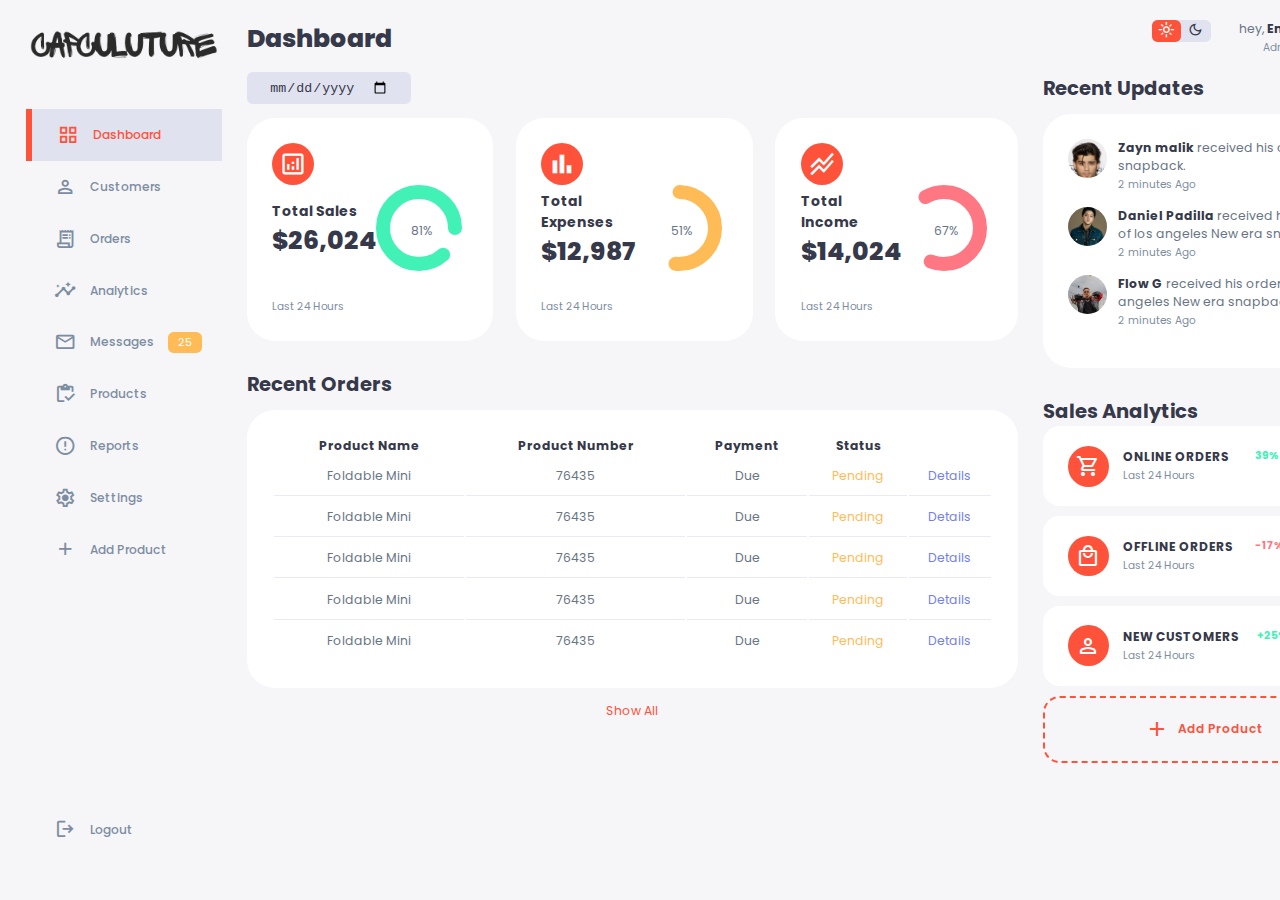
<file: admin.html>
<!DOCTYPE html>
<html lang="en">
<head>
    <meta charset="UTF-8">
    <meta name="viewport" content="width=device-width, initial-scale=1.0">
    <title>Admin dashboard</title>
    <link rel="stylesheet" href="admin.css">
    <link rel="stylesheet" href="https://fonts.googleapis.com/css2?family=Material+Symbols+Outlined:opsz,wght,FILL,GRAD@24,400,0,0" />
</head>
<body>
    <div class="container">
        <aside>
            <div class="top">
                <div class="logo">
                    <img src="assets/logoo.png">
                </div>
                <div class="close" id="close-btn">
                    <span class="material-symbols-outlined">close</span>
                </div>
            </div>

            <div class="sidebar">
                <a href="#" class="active">
                    <span class="material-symbols-outlined">grid_view</span>
                    <h3>Dashboard</h3>
                </a>
                <a href="#">
                    <span class="material-symbols-outlined">
                        person
                        </span>
                    <h3>Customers</h3>
                </a>
                <a href="#">
                    <span class="material-symbols-outlined">
                        receipt_long
                        </span>
                    <h3>Orders</h3>
                </a>
                <a href="#">
                    <span class="material-symbols-outlined">
                        insights
                        </span>
                    <h3>Analytics</h3>
                </a>
                <a href="#">
                <span class="material-symbols-outlined">
                    mail_outline
                    </span>
                    <h3>Messages</h3>
                    <span class="message-count">25</span>
                </a>
                <a href="#">
                    <span class="material-symbols-outlined">
                        inventory
                        </span>
                    <h3>Products</h3>
                </a>
                <a href="#">
                    <span class="material-symbols-outlined">
                        error
                        </span>
                    <h3>Reports</h3>
                </a>

                <a href="#">
                    <span class="material-symbols-outlined">
                        settings
                        </span>
                    <h3>Settings</h3>
                </a>
                <a href="#">
                    <span class="material-symbols-outlined">
                        add
                        </span>
                    <h3>Add Product</h3>
                </a>

                
                <a href="#">
                    <span class="material-symbols-outlined">
                        logout
                        </span>
                    <h3>Logout</h3>
                </a>
                
            </div>
        </aside>
        <!---end of aside-->
        <main>
            <h1>Dashboard</h1>
            <div class="date">
                <input type="date">
            </div>

            <div class="insights">
                <div class="sales">
                    <span class="material-symbols-outlined">analytics</span>
                     <div class="middle">
                        <div class="left">
                            <h3>Total Sales</h3>
                            <h1>$26,024</h1>
                    </div>
                    <div class="progress">
                        <svg>
                            <circle cx="38" cy="38" r="36"></circle>
                        </svg>
                        <div class="number">
                            <p>81%</p>
                            </div>
                        </div>
                    </div>
                    <small class="text-muted">Last 24 Hours</small>
                </div>
                <!-----END OF SALES----->
                <div class="expenses">
                    <span class="material-symbols-outlined">bar_chart</span>
                     <div class="middle">
                        <div class="left">
                        <h3>Total Expenses</h3>
                        <h1>$12,987</h1>
                    </div>
                    <div class="progress">
                        <svg>
                            <circle cx="38" cy="38" r="36"></circle>
                        </svg>
                        <div class="number">
                            <p>51%</p>
                            </div>
                        </div>
                    </div>
                    <small class="text-muted">Last 24 Hours</small>
                </div>
                <!-----END OF EXPENSES----->
                <div class="income">
                    <span class="material-symbols-outlined">stacked_line_chart</span>
                     <div class="middle">
                        <div class="left">
                        <h3>Total Income</h3>
                        <h1>$14,024</h1>
                    </div>
                    <div class="progress">
                        <svg>
                            <circle cx="38" cy="38" r="36"></circle>
                        </svg>
                        <div class="number">
                            <p>67%</p>
                            </div>
                            </div>
                        </div>
                        <small class="text-muted">Last 24 Hours</small>
                </div>
                    <!-----END OF INCOME----->
            </div>
            <div class="recent-orders">
                <h2>Recent Orders</h2>
                <table>
                    <thead>
                        <tr>
                            <th>Product Name</th>
                            <th>Product Number</th>
                            <th>Payment</th>
                            <th>Status</th>
                        </tr>
                    </thead>
                    <tbody>
                        <tr>
                            <td>Foldable Mini</td>
                            <td>76435</td>
                            <td>Due</td>
                            <td class="warning">Pending</td>
                            <td class="primary">Details</td>
                        </tr>
                        <tr>
                            <td>Foldable Mini</td>
                            <td>76435</td>
                            <td>Due</td>
                            <td class="warning">Pending</td>
                            <td class="primary">Details</td>
                        </tr>
                        <tr>
                            <td>Foldable Mini</td>
                            <td>76435</td>
                            <td>Due</td>
                            <td class="warning">Pending</td>
                            <td class="primary">Details</td>
                        </tr>
                        <tr>
                            <td>Foldable Mini</td>
                            <td>76435</td>
                            <td>Due</td>
                            <td class="warning">Pending</td>
                            <td class="primary">Details</td>
                        </tr>
                        <tr>
                            <td>Foldable Mini</td>
                            <td>76435</td>
                            <td>Due</td>
                            <td class="warning">Pending</td>
                            <td class="primary">Details</td>
                        </tr>
                    </tbody>
                </table>
                <a href="#">Show All</a>
            </div>
        </main>
        <!------END OF MAIN--------------->

        <div class="right">
            <div class="top">
                <button id="menu-btn">
                    <span class="material-symbols-outlined">menu</span>
                </button>
                <div class="theme-toggler">
                    <span class="material-symbols-outlined active">light_mode</span>
                    <span class="material-symbols-outlined">dark_mode</span>
                </div>
                <div class="profile">
                    <div class="info">
                        <p>hey, <b>Emir</b></p>
                        <small class="text-muted">Admin</small>
                    </div>
                    <div class="profile-photo">
                        <img src="assets/memo.jpg">
                    </div>
                </div>
            </div>
            <!-----END OF TOP--------->
            <div class="recent-updates">
                <h2>Recent Updates</h2>
                <div class="updates">
                    <div class="update">
                        <div class="profile-photo">
                            <img src="assets/zayn.webp">
                        </div>
                        <div class="message">
                            <p><b>Zayn malik</b> received his order of snapback.</p>
                            <small class="text-muted">2 minutes Ago</small>
                        </div>
                    </div>
                        <div class="update">
                            <div class="profile-photo">
                                <img src="assets/daniel1.webp">
                            </div>
                            <div class="message">
                                <p><b>Daniel Padilla</b> received his order of los angeles 
                                    New era snapback.</p>
                                <small class="text-muted">2 minutes Ago</small>
                            </div>
                        </div>
                        <div class="update">
                            <div class="profile-photo">
                                <img src="assets/flowgg.jpg">
                            </div>
                            <div class="message">
                                <p><b>Flow G</b> received his order of los angeles 
                                    New era snapback.</p>
                                <small class="text-muted">2 minutes Ago</small>
                            </div>
                        </div>                  
                    </div>
                </div>
                <div class="sales-analytics">
                    <h2>Sales Analytics</h2>
                    <div class="item online">
                        <div class="icon">
                            <span class="material-symbols-outlined">
                                shopping_cart
                                </span>
                        </div>
                        <div class="right">
                            <div class="info">
                                <h3>ONLINE ORDERS</h3>
                                <small class="text-muted">Last 24 Hours</small>
                            </div>
                            <h5 class="sucess">39%</h5>
                            <h3>3849</h3>
                        </div>
                    </div>
                    <div class="item offline">
                        <div class="icon">
                            <span class="material-symbols-outlined">
                                local_mall
                                </span>
                        </div>
                        <div class="right">
                            <div class="info">
                                <h3>OFFLINE ORDERS</h3>
                                <small class="text-muted">Last 24 Hours</small>
                            </div>
                            <h5 class="danger">-17%</h5>
                            <h3>3849</h3>
                        </div>
                    </div>
                    <div class="item customers">
                        <div class="icon">
                            <span class="material-symbols-outlined">
                                person
                                </span>
                        </div>
                        <div class="right">
                            <div class="info">
                                <h3>NEW CUSTOMERS</h3>
                                <small class="text-muted">Last 24 Hours</small>
                            </div>
                            <h5 class="sucess">+25%</h5>
                            <h3>3849</h3>
                        </div>
                    </div>
                    <div class="item add-product">
                        <div>
                            <span class="material-symbols-outlined">add</span>
                            <h3>Add Product</h3>
                        </div>
                    </div>
            </div>
        </div>       
    </div>

    <script src="admin.js"></script>
</body>
</html>
</file>
<file: admin.css>
@import url('https://fonts.googleapis.com/css2?family=Poppins:wght@300;400;500;600;700;800&display=swap');

:root {
--color-primary: #7380ec;
--color-danger: #ff7782;
--color-success: #41f1b6;
--color-warning: #ffbb55;
---color-white: #fff;
--color-info-dark: #7d8da1;
--color-info-light: #dce1eb;
--color-dark: #363949;
--color-light: rgba(132, 139, 200, 0.18);
---color-primary-variant: #111e88;
--color-dark-variant: #677483;
--color-background: #f6f6f9;
--card-border-radius: 2rem;
--border-radius-1: 0.4rem;
--border-radius-2: 0.8rem;
--border-radius-3: 1.2rem;

--card-padding: 1.8rem;
--padding-1: 1.2rem;

--box-shadow: 0 2rem 3rem var (--color-info-light);
}

*{
    margin: 0;
    padding: 0;
    outline: 0;
    appearance: none;
    border: 0;
    text-decoration: none;
    list-style: none;
    box-sizing: border-box;
}
html{
    font-size: 14px;

}
body{
    width: 100vw;
    height: 100vh;
    font-family: poppins, sans-serif;
    font-size: 0.88rem;
    background: var(--color-background);
    user-select: none;
    overflow-x: hidden;
    color: var(--color-dark);
}
.container{
    display: grid;
    width: 96%;
    margin: 0 auto;
    gap: 1.8rem;
    grid-template-columns: 14rem auto 23rem;
}

a{
    color: var(--color-dark);
}

img{
    display: block;
    width: 100%;
}

h1{
    font-weight: 800;
    font-size: 1.8rem;

}
h2{
    font-size: 1.4rem;
}
h3{
    font-size: 0.87rem;
}
h4{
    font-size: 0.8rem;
}
h5{
    font-size: 0.77rem;
}
small {
    font-size: 0.75rem;
}

.profile-photo{
    width: 2.8rem;
    height: 2.8rem;
    border-radius: 50%;
    overflow: hidden;
}

.text-muted{
    color: var(--color-info-dark);
}

p{
    color: var(--color-dark-variant);
}
b{
    color: var(--color-dark);
}

.primary{
    color: var(--color-primary);
}
.danger{
    color: var(--color-danger);
}
.sucess{
    color: var(--color-success);
}
.warning{
    color: var(--color-warning);
}


aside{
    height: 100vh;

}

aside .top{

    display: flex;
    align-items: center;
    justify-content: space-between;
    margin-top: 1.4rem;
}


aside .close{
    display: none;
}

aside .sidebar{
    
    display: flex;
    flex-direction: column;
    height: 86vh;
    position: relative;
    top: 3rem;
}

aside h3{
    font-weight: 500;
}

aside .sidebar a{
    display: flex;
    color: var(--color-info-dark);
    margin-left: 2rem;
    gap: 1rem;
    align-items: center;
    position: relative;
    height: 3.7rem;
    transition: all 300ms ease;
}

aside .sidebar a span{
    font-size: 1.6rem;
    transition: all 300ms ease;
}

aside .sidebar a:last-child{
    position: absolute;
    bottom: 2rem;
    width: 100%;

}
aside .sidebar a.active{
    background: var(--color-light);
    color: #ff523b;
    margin-left: 0;
}
aside .sidebar a.active:before{
    content: "";
    width: 6px;
    height: 100%;
    background-color: #ff523b;
}
aside .sidebar a.active span{
    color: #ff523b;
    margin-left: calc(1rem - 3px);
}
aside .sidebar a:hover{
    color: #ff523b;
}
aside .sidebar a:hover span{
    margin-left: 1rem;
}
aside .sidebar .message-count{
    background-color: var(--color-warning);
    color: var(---color-white);
    padding: 2px 10px;
    font-size: 11px;
    border-radius: var(--border-radius-1);
}

/*=========main===============*/

main{
    margin-top: 1.4rem;

}
main .date{
    display: inline-block;
    background: var(--color-light);
    border-radius: var(--border-radius-1);
    margin-top: 1rem;
    padding: 0.5rem 1.6rem;
}
main .date input[type="date"] {
    background: transparent;
    color: var(--color-dark);
}

main .insights {
    display: grid;
    grid-template-columns: repeat(3, 1fr);
    gap: 1.6rem;
}

main .insights > div {
    background: var(---color-white);
    padding: var(--card-padding);
    border-radius: var(--card-border-radius);
    margin-top: 1rem;
    box-shadow: var(--box-shadow);
    transition: all 300ms ease;
}

main .insights > div:hover {
    box-shadow: none;
}

main .insights > div span{
    background: #ff523b;
    padding: 0.5rem;
    border-radius: 50%;
    color: var(---color-white);
    font-size: 2rem;
}
main .insights > div.expenses span{
    background: #ff523b;
}

main .insights > div.income span{
    background: #ff523b;
}
main .insights > div .middle {
    display: flex;
    align-items: center;
    justify-content: space-between;
}

main .insights h3{
    margin: 1 rem 0 0.6rem;
    font-size: 1rem;
}

main .insights .progress {
    position: relative;
    width: 92px;
    height: 92px;
    border-radius: 50%;
}

main .insights svg{
    width: 7rem;
    height: 7rem;
}

main .insights svg circle{
    fill: none;
    stroke: var(--color-success);
    stroke-width: 14;
    stroke-linecap: round;
    transform: translate(5px, 5px);
    stroke-dasharray: 110;
    stroke-dashoffset: 92;
}

main .insights .sales svg circle{
    stroke-dashoffset: -30;
    stroke-dasharray: 200;
}

main .insights .expenses svg circle {
    stroke-dashoffset: 50;
    stroke-dasharray: 110;
    stroke: var(--color-warning);
}
main .insights .income svg circle {
    stroke-dashoffset: 10;
    stroke-dasharray: 80;
    stroke: var(--color-danger);    
}
main .insights .progress .number {
    position: absolute;
    top: 0;
    left: 0;
    height: 100%;
    width: 100%;
    display: flex;
    justify-content: center;
    align-items: center;
}

main .insights small{
    margin-top: 1.6rem;
    display: block;
}

main .recent-orders{
    margin-top: 2rem;
}

main .recent-orders h2{
    margin-bottom: 0.8rem;
}

main .recent-orders table{
    background: var(---color-white);
    width: 100%;
    border-radius: var(--card-border-radius);
    padding: var(--card-padding);
    text-align: center;
    box-shadow: var(--box-shadow);
    transition: all 300ms ease;
}

main .recent-orders table:hover {
    box-shadow: none;
}
main table tbody td{
    height: 2.8rem;
    border-bottom: 1px solid var(--color-light);
    color: var(--color-dark-variant);
}

main table tbody tr:last-child td{
    border: none;

}

main .recent-orders a{
    text-align: center;
    display: block;
    margin: 1rem auto;
    color: #ff523b;
}

/*--------right------------*/

.right{
    margin-top: 1.4rem;
}

.right .top{
    display: flex;
    justify-content: end;
    gap: 2rem;

}

.right .top button{
    display: none;
}

.right .theme-toggler{
    background: var(--color-light);
    display: flex;
    justify-content: space-between;
    align-items: center;
    height: 1.6rem;
    width: 4.2rem;
    cursor: pointer;
    border-radius: var(--border-radius-1);
}
.right .theme-toggler span{
    font-size: 1.2rem;
    width: 50%;
    height: 100%;
    display: flex;
    align-items: center;
    justify-content: center;
}

.right .theme-toggler span.active{
    background: #ff523b;
    color: #fff;
    border-radius: var(--border-radius-1);
}

.right .top .profile {
    display: flex;
    gap: 2rem;
    text-align: right;
}

/*===============recent updates=========*/

.right .recent-updates {
    margin-top: 1rem;
}

.right .recent-updates h2{
    margin-bottom: 0.8rem;
}

.right .recent-updates .updates{
    background: var(---color-white);
    padding: var(--card-padding);
    border-radius: var(--card-border-radius);
    box-shadow: var(--box-shadow);
    transition: all 300ms ease;
}

.right .recent-updates .updates:hover{
    box-shadow: none;
}

.right .recent-updates .updates .update{
    display: grid;
    grid-template-columns: 2.6rem auto;
    gap: 1rem;
    margin-bottom: 1rem;
}

.right .sales-analytics {
    margin-top: 2rem;
}

.right .sales-analytics{
    margin-bottom: 0.8rem;
}

.right .sales-analytics .item{
    background: var(---color-white);
    display: flex;
    align-items: center;
    gap: 1rem;
    margin-bottom: 0.7rem;
    padding: 1.4rem var(--card-padding);
    border-radius: var(--border-radius-3);
    transition: all 300ms ease;
}

.right .sales-analytics .item:hover {
    box-shadow: none;
}

.right .sales-analytics .item .right{
    display: flex;
    justify-content: space-between;
    align-items: start;
    margin: 0;
    width: 100%;
}

.right .sales-analytics .item .icon {
    padding: 0.6rem;
    color: var(---color-white);
    border-radius: 50%;
    background: #ff523b;
    display: flex;
}

.right .sales-analytics .add-product {
    background-color: transparent;
    border: 2px dashed  #ff523b;
    color: #ff523b;
    display: flex;
    align-items: center;
    justify-content: center;
}

.right .sales-analytics .add-product div {
    display: flex;
    align-items: center;
    gap: 0.6rem;
}

.right .sales-analytics .add-product div h3 {
    font-weight: 600;
}

/*===================media queries============*/

@media screen and (max-width: 1200px) {
    .container{
        width: 94%;
        grid-template-columns: 7rem auto 23rem;
    }

    aside .sidebar h3{
        display: none;
    }

    aside .sidebar a {
        width: 5.6rem;
    }

    aside .sidebar a:last-child {
        position: relative;
        margin-top: 1.8rem;
    }

    main .insights{
        grid-template-columns: 1fr;
        gap: 0;
    }

    main .recent-orders{
        width: 94%;
        position: absolute;
        left: 50%;
        transform: translateX(-50%);
        margin: 2rem 0 0 8.8rem;
    }

    main .recent-orders table{
        width: 83vw;
    }

    main table thead tr th:last-child, 
    main table thead tr th:first-child{
        display: none;
    }

    main table tbody tr td:last-child, 
    main table tbody tr td:first-child{
        display: none;
    }
}

/*===================media queries============*/

@media screen and (max-width: 768px) {
    .container{
        width: 100%;
        grid-template-columns: 1fr;
    }

    aside{
        position: fixed;
        left: 0;
        background: var(---color-white);
        width: 18rem;
        z-index: 3;
        box-shadow: 1rem 3rem 4rem var(--color-light);
        height: 100vh;
        display: none;
    }

    aside.logo{
        margin-left: 1rem;
    }

    aside .sidebar h3{
        display: inline;
    }

    aside .sidebar a{
        width: 100%;
        height: 3.4rem;
    }

    aside .sidebar a:last-child{
        position: absolute;
        bottom: 5rem;
    }

    aside .close{
        display: inline-block;
        cursor: pointer;
    }

    main{
        margin-top: 8rem;
        padding: 0 1rem;
    }

    main .recent-orders{
        position: relative;
        margin: 3rem 0 0 0;
        width: 100%;
    }

    main .recent-orders table{
        width: 100%;
        margin: 0;
    }

    .right{
        width: 94%;
        margin: 0 auto 4rem;
    }

    .right .top{
        position: fixed;
        top: 0;
        left: 0;
        align-items: center;
        padding: 0 0.8rem;
        height: 4.6rem;
        background: var(---color-white);
        width: 100%;
        margin: 0;
        z-index: 2;
        box-shadow: 0 1rem 1rem var(--color-light);
    }

    .right .top .theme-toggler{
        width: 4.4rem;
        position: absolute;
        left: 66%;
    }

    .right .profile .info{
        display: none;
    }

    .right .top button{
        display: inline-block;
        background: transparent;
        cursor: pointer;
        color: var(--color-dark);
        position: absolute;
        left: 1rem;
    }

    .right .top button span{
        font-size: 2rem;
    }
}
</file>
